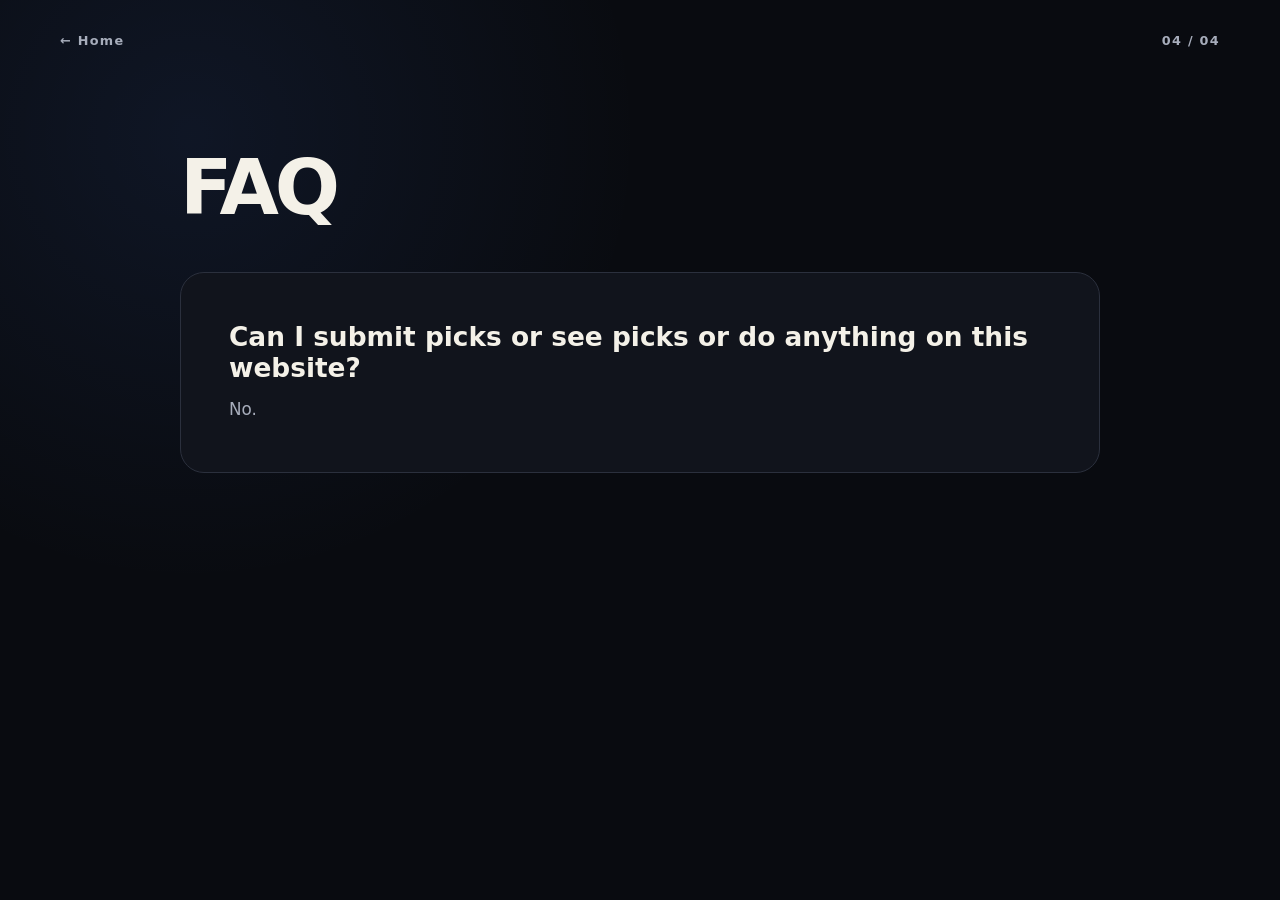
<file: faq.html>
<!doctype html>
<html lang="en">
<head>
  <meta charset="utf-8">
  <meta name="viewport" content="width=device-width, initial-scale=1">
  <title>FAQ</title>
  <link rel="stylesheet" href="styles.css">
</head>
<body>
  <header class="site-header">
    <a class="home-link" href="index.html">← Home</a>
    <span>04 / 04</span>
  </header>
  <main class="content-shell faq-layout">
    <h1>FAQ</h1>
    <section class="faq-box">
      <div class="faq-item">
        <h2>Can I submit picks or see picks or do anything on this website?</h2>
        <p>No.</p>
      </div>
    </section>
  </main>
</body>
</html>
</file>
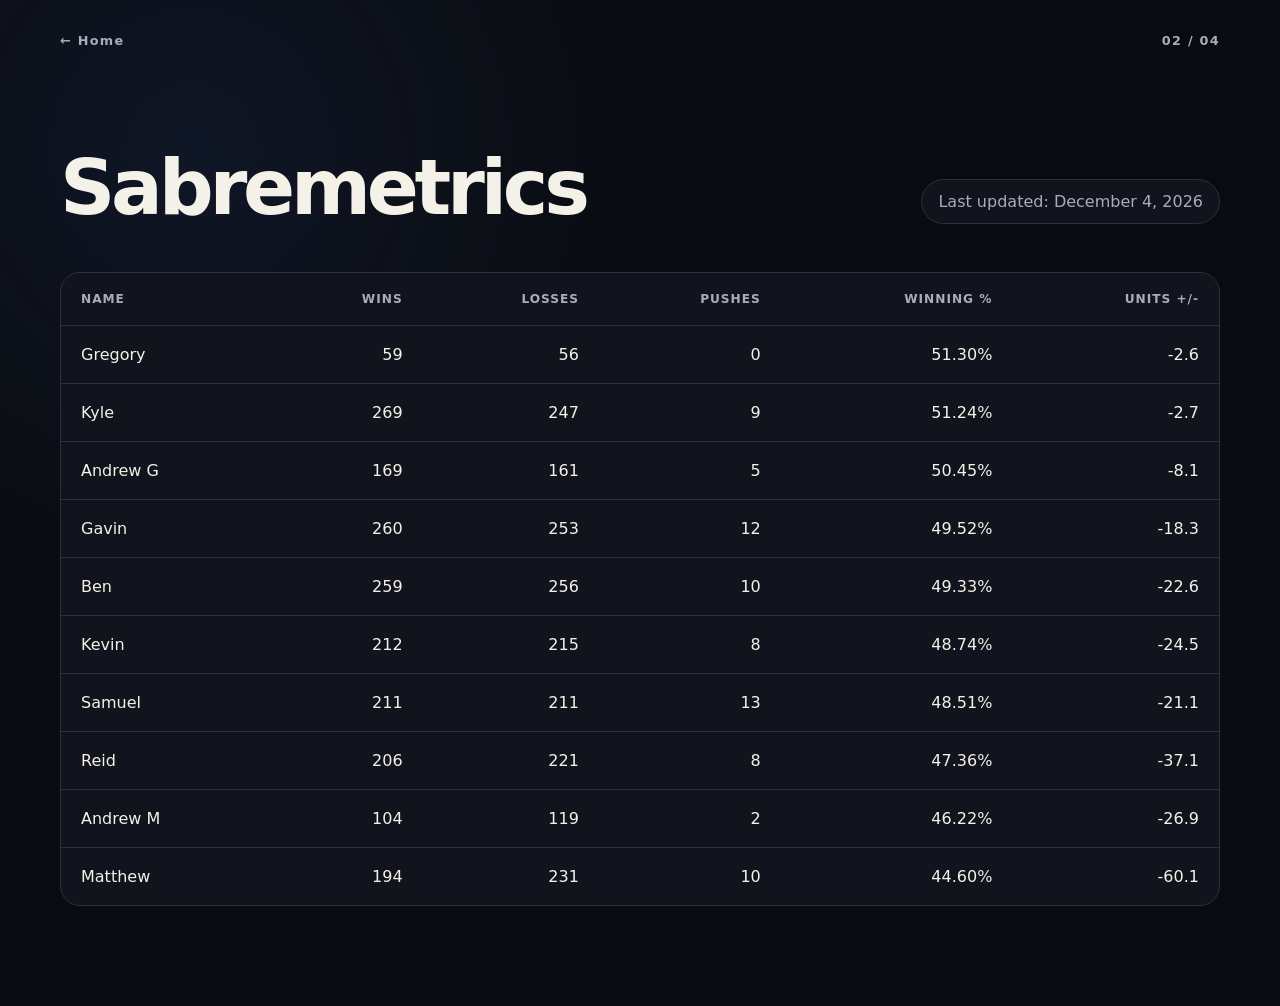
<file: sabremetrics.html>
<!doctype html>
<html lang="en">
<head>
  <meta charset="utf-8">
  <meta name="viewport" content="width=device-width, initial-scale=1">
  <title>Sabremetrics</title>
  <link rel="stylesheet" href="styles.css">
</head>
<body>
  <header class="site-header">
    <a class="home-link" href="index.html">← Home</a>
    <span>02 / 04</span>
  </header>
  <main class="content-shell">
    <div class="page-heading">
      <div>
        <h1>Sabremetrics</h1>
      </div>
      <p id="last-updated" class="updated-pill">Last updated: loading…</p>
    </div>
    <div class="table-frame">
      <div class="table-scroll">
        <table>
          <thead>
            <tr>
              <th>Name</th>
              <th>Wins</th>
              <th>Losses</th>
              <th>Pushes</th>
              <th>Winning %</th>
              <th>Units +/-</th>
            </tr>
          </thead>
          <tbody id="stats-body">
            <tr><td colspan="6">Loading standings…</td></tr>
          </tbody>
        </table>
      </div>
    </div>
  </main>
  <script src="site-config.js"></script>
  <script src="script.js"></script>
</body>
</html>
</file>
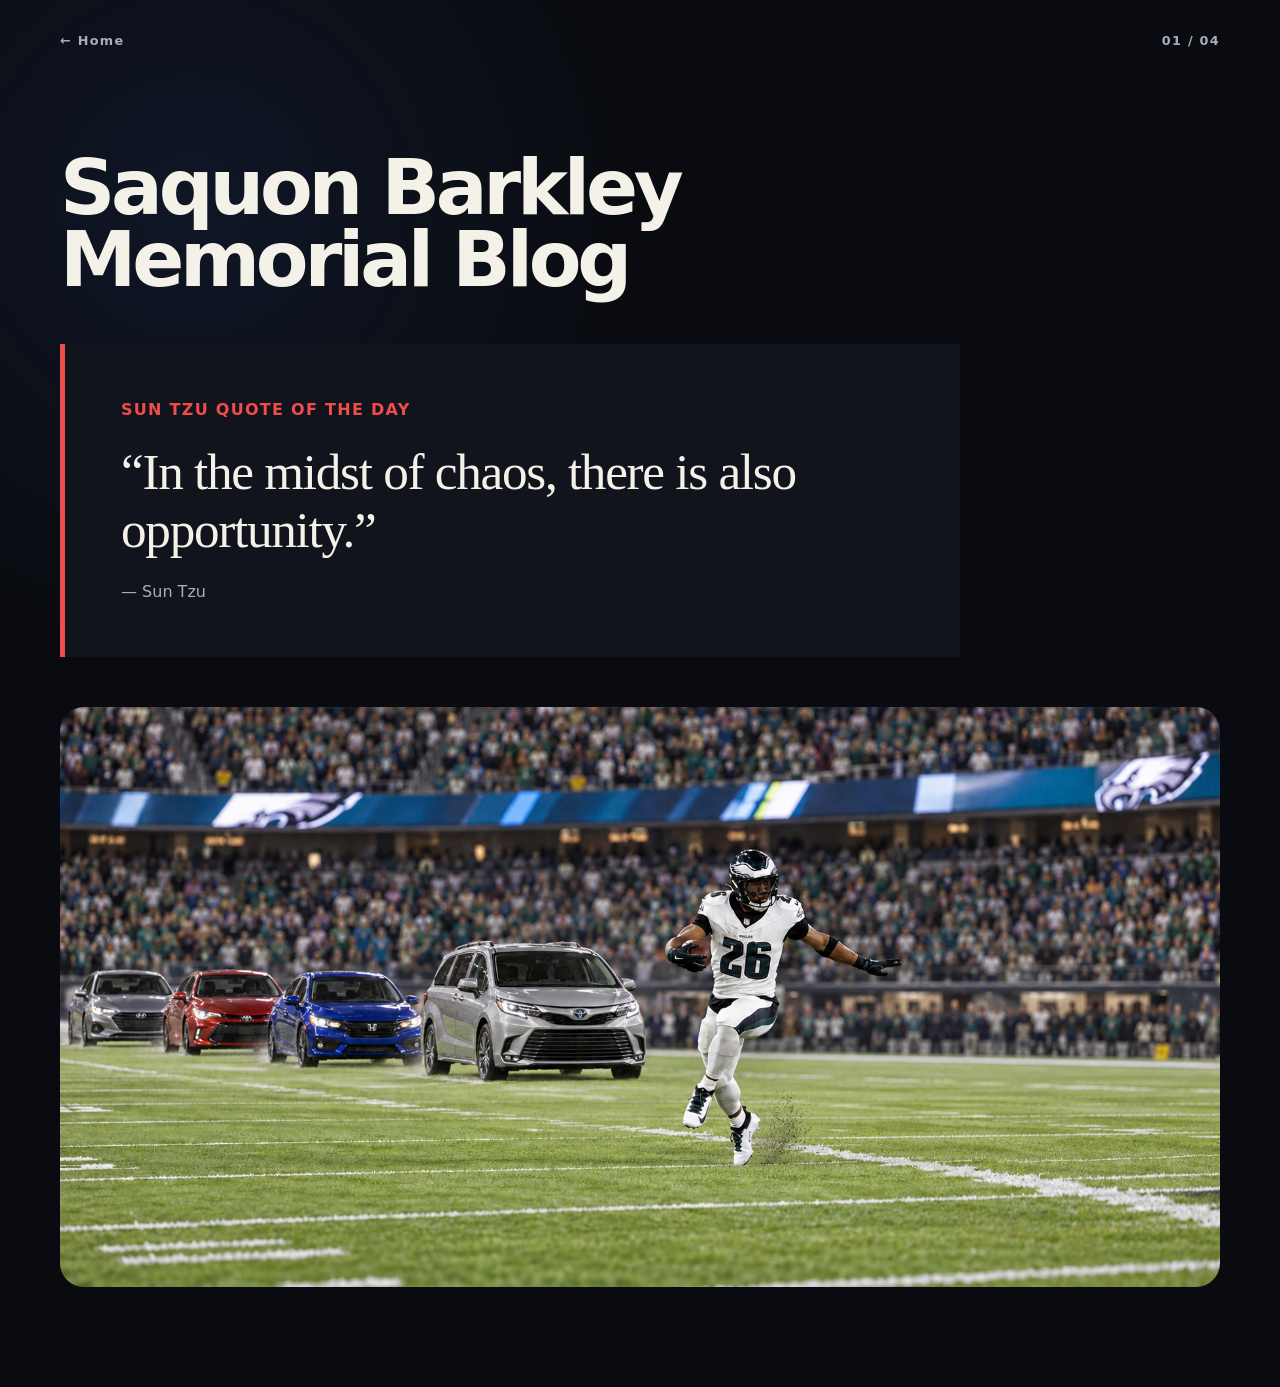
<file: saquon-blog.html>
<!doctype html>
<html lang="en">
<head>
  <meta charset="utf-8">
  <meta name="viewport" content="width=device-width, initial-scale=1">
  <title>Saquon Barkley Memorial Blog</title>
  <link rel="stylesheet" href="styles.css">
</head>
<body>
  <header class="site-header">
    <a class="home-link" href="index.html">← Home</a>
    <span>01 / 04</span>
  </header>
  <main class="content-shell blog-layout">
    <section>
      <h1>Saquon Barkley Memorial Blog</h1>
      <div class="quote-card" aria-live="polite">
        <p class="quote-label">Sun Tzu Quote of the Day</p>
        <blockquote id="daily-quote">Loading today’s wisdom…</blockquote>
        <p id="quote-author" class="quote-author"></p>
      </div>
    </section>
    <section>
      <img
        src="saquon.jpg"
        alt="Saquon Barkley running ahead of a Toyota Sienna and three sedans"
        style="display: block; width: 100%; height: auto; border-radius: 24px;"
      >
    </section>
  </main>
  <script src="script.js"></script>
</body>
</html>
</file>
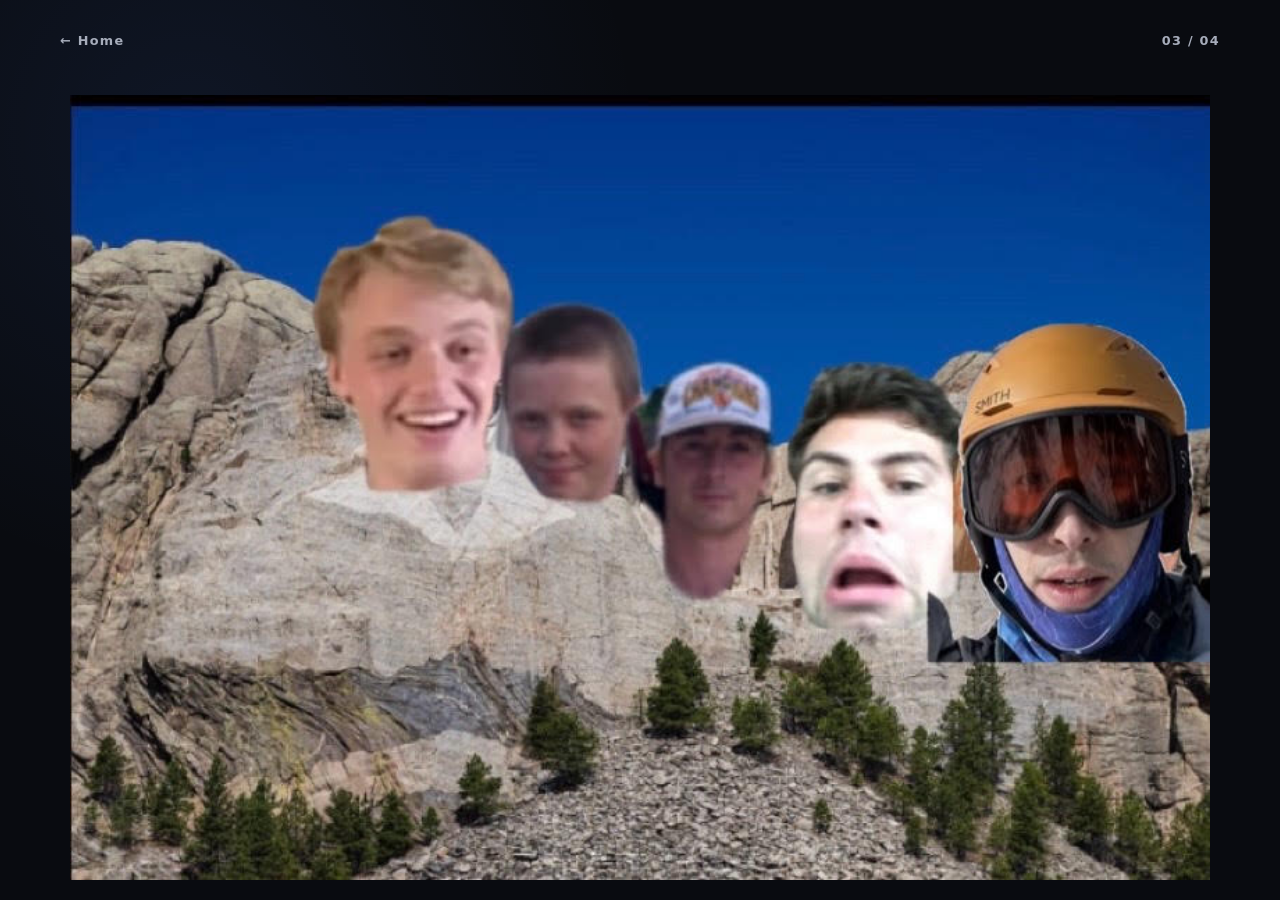
<file: winners-circle.html>
<!doctype html>
<html lang="en">
<head>
  <meta charset="utf-8">
  <meta name="viewport" content="width=device-width, initial-scale=1">
  <title>Winners Circle</title>
  <link rel="stylesheet" href="styles.css">
</head>
<body class="winner-page">
  <header class="site-header floating-header">
    <a class="home-link" href="index.html">← Home</a>
    <span>03 / 04</span>
  </header>
  <main class="winner-stage">
    <img src="winners.jpg" alt="Winners Circle" style="display: block; width: 100%; height: calc(100vh - 115px); object-fit: contain;">   
  </main>
</body>
</html>
</file>
<file: styles.css>
:root {
  --ink: #f4f1e8;
  --muted: #a7adbb;
  --night: #090b10;
  --panel: #11141c;
  --line: #2b303d;
  --red: #ef4c4c;
  --blue: #4f87ff;
  --gold: #f0b94c;
  --green: #41c88a;
  font-family: Inter, ui-sans-serif, system-ui, -apple-system, BlinkMacSystemFont, "Segoe UI", sans-serif;
  color: var(--ink);
  background: var(--night);
}

* { box-sizing: border-box; }

html { min-height: 100%; }

body {
  min-height: 100vh;
  margin: 0;
  color: var(--ink);
  background:
    radial-gradient(circle at 15% 15%, rgba(79, 135, 255, .09), transparent 28rem),
    var(--night);
}

a { color: inherit; }

h1 {
  max-width: 900px;
  margin: 0;
  font-size: clamp(2.3rem, 6vw, 5.5rem);
  line-height: .94;
  letter-spacing: -.055em;
}

.eyebrow {
  margin: 0 0 1rem;
  color: var(--muted);
  font-size: .78rem;
  font-weight: 800;
  letter-spacing: .18em;
}

.red-text { color: var(--red); }
.blue-text { color: var(--blue); }
.gold-text { color: var(--gold); }
.green-text { color: var(--green); }

.home-shell {
  width: min(1160px, calc(100% - 40px));
  margin: 0 auto;
  padding: clamp(50px, 8vh, 100px) 0;
}

.home-banner-placeholder {
  display: grid;
  width: 100%;
  min-height: clamp(160px, 25vw, 300px);
  margin-bottom: clamp(36px, 7vh, 72px);
  place-items: center;
  border: 1px dashed #444b5c;
  border-radius: 24px;
  color: var(--muted);
  background: linear-gradient(145deg, #141720, #0d0f15);
  font-size: .8rem;
  font-weight: 800;
  letter-spacing: .12em;
  text-align: center;
}

.tile-grid {
  display: grid;
  grid-template-columns: repeat(2, minmax(0, 1fr));
  gap: 18px;
}

.page-tile {
  position: relative;
  display: flex;
  min-height: 290px;
  aspect-ratio: 1.35 / 1;
  flex-direction: column;
  justify-content: space-between;
  overflow: hidden;
  padding: clamp(24px, 4vw, 42px);
  border: 1px solid var(--line);
  border-radius: 24px;
  background: var(--panel);
  text-decoration: none;
  transition: transform .2s ease, border-color .2s ease;
}

.page-tile::after {
  position: absolute;
  width: 260px;
  height: 260px;
  right: -100px;
  bottom: -130px;
  border-radius: 50%;
  background: currentColor;
  content: "";
  opacity: .13;
}

.page-tile:hover,
.page-tile:focus-visible {
  transform: translateY(-5px);
  border-color: currentColor;
  outline: none;
}

.tile-red { color: var(--red); }
.tile-blue { color: var(--blue); }
.tile-gold { color: var(--gold); }
.tile-green { color: var(--green); }

.tile-number {
  color: currentColor;
  font-size: .8rem;
  font-weight: 800;
  letter-spacing: .16em;
}

.tile-title {
  position: relative;
  z-index: 1;
  color: var(--ink);
  font-size: clamp(1.7rem, 3.3vw, 3rem);
  font-weight: 800;
  line-height: .98;
  letter-spacing: -.04em;
}

.tile-arrow {
  position: absolute;
  right: 28px;
  top: 25px;
  color: currentColor;
  font-size: 1.5rem;
}

.site-header {
  display: flex;
  width: min(1160px, calc(100% - 40px));
  min-height: 80px;
  margin: 0 auto;
  align-items: center;
  justify-content: space-between;
  color: var(--muted);
  font-size: .8rem;
  font-weight: 750;
  letter-spacing: .1em;
}

.home-link { text-decoration: none; }
.home-link:hover { color: var(--ink); }

.content-shell {
  width: min(1160px, calc(100% - 40px));
  margin: 0 auto;
  padding: clamp(45px, 8vh, 90px) 0 100px;
}

.blog-layout { display: grid; gap: 50px; }

.quote-card {
  max-width: 900px;
  margin-top: 48px;
  padding: clamp(28px, 5vw, 56px);
  border-left: 5px solid var(--red);
  background: var(--panel);
}

.quote-label {
  margin: 0 0 24px;
  color: var(--red);
  font-weight: 800;
  text-transform: uppercase;
  letter-spacing: .08em;
}

blockquote {
  margin: 0;
  font-family: Georgia, serif;
  font-size: clamp(1.7rem, 4vw, 3.5rem);
  line-height: 1.12;
  letter-spacing: -.025em;
}

.quote-author { margin: 24px 0 0; color: var(--muted); }

.image-placeholder {
  display: grid;
  min-height: min(66vh, 720px);
  place-items: center;
  border: 1px dashed #444b5c;
  border-radius: 24px;
  background: linear-gradient(145deg, #141720, #0d0f15);
  color: var(--muted);
  text-align: center;
}

.image-placeholder span { color: var(--ink); font-weight: 850; letter-spacing: .12em; }

.page-heading {
  display: flex;
  align-items: end;
  justify-content: space-between;
  gap: 30px;
  margin-bottom: 48px;
}

.updated-pill {
  margin: 0;
  padding: 12px 16px;
  border: 1px solid var(--line);
  border-radius: 999px;
  color: var(--muted);
  background: var(--panel);
  white-space: nowrap;
}

.table-frame {
  overflow: hidden;
  border: 1px solid var(--line);
  border-radius: 20px;
  background: var(--panel);
}

.table-scroll { overflow-x: auto; }

table { width: 100%; border-collapse: collapse; }

th, td {
  padding: 19px 20px;
  border-bottom: 1px solid var(--line);
  text-align: right;
  white-space: nowrap;
}

th:first-child, td:first-child { text-align: left; }
th { color: var(--muted); font-size: .76rem; letter-spacing: .08em; text-transform: uppercase; }
tbody tr:last-child td { border-bottom: 0; }
tbody tr:hover { background: rgba(255,255,255,.025); }

.winner-page { overflow: hidden; }

.floating-header {
  position: fixed;
  z-index: 2;
  top: 0;
  left: 50%;
  transform: translateX(-50%);
}

.winner-stage {
  display: grid;
  min-height: 100vh;
  padding: 95px 20px 20px;
  place-items: center;
}

.winner-placeholder {
  display: grid;
  width: 100%;
  height: calc(100vh - 115px);
  place-content: center;
  padding: 32px;
  border: 1px dashed #444b5c;
  border-radius: 24px;
  background: linear-gradient(145deg, #171a22, #0c0e13);
  text-align: center;
}

.winner-placeholder h1 { max-width: 750px; font-size: clamp(2rem, 5vw, 4.5rem); }
.winner-placeholder p:last-child { color: var(--muted); }

.faq-layout { max-width: 920px; }
.faq-layout > h1 { margin-bottom: 48px; }

.faq-box {
  overflow: hidden;
  border: 1px solid var(--line);
  border-radius: 24px;
  background: var(--panel);
}

.faq-item { padding: clamp(28px, 5vw, 48px); border-bottom: 1px solid var(--line); }
.faq-item:last-child { border-bottom: 0; }
.faq-item h2 { margin: 0 0 12px; font-size: clamp(1.2rem, 3vw, 1.65rem); }
.faq-item p { margin: 0; color: var(--muted); font-size: 1.05rem; line-height: 1.7; }

@media (max-width: 700px) {
  .home-banner-placeholder { min-height: 130px; }
  .tile-grid { grid-template-columns: 1fr; }
  .page-tile { min-height: 230px; aspect-ratio: 1 / .78; }
  .page-heading { align-items: start; flex-direction: column; }
  .updated-pill { white-space: normal; }
  th, td { padding: 16px 14px; }
}

@media (prefers-reduced-motion: reduce) {
  .page-tile { transition: none; }
}
.tile-number,
.tile-arrow {
  display: none;
}
</file>
